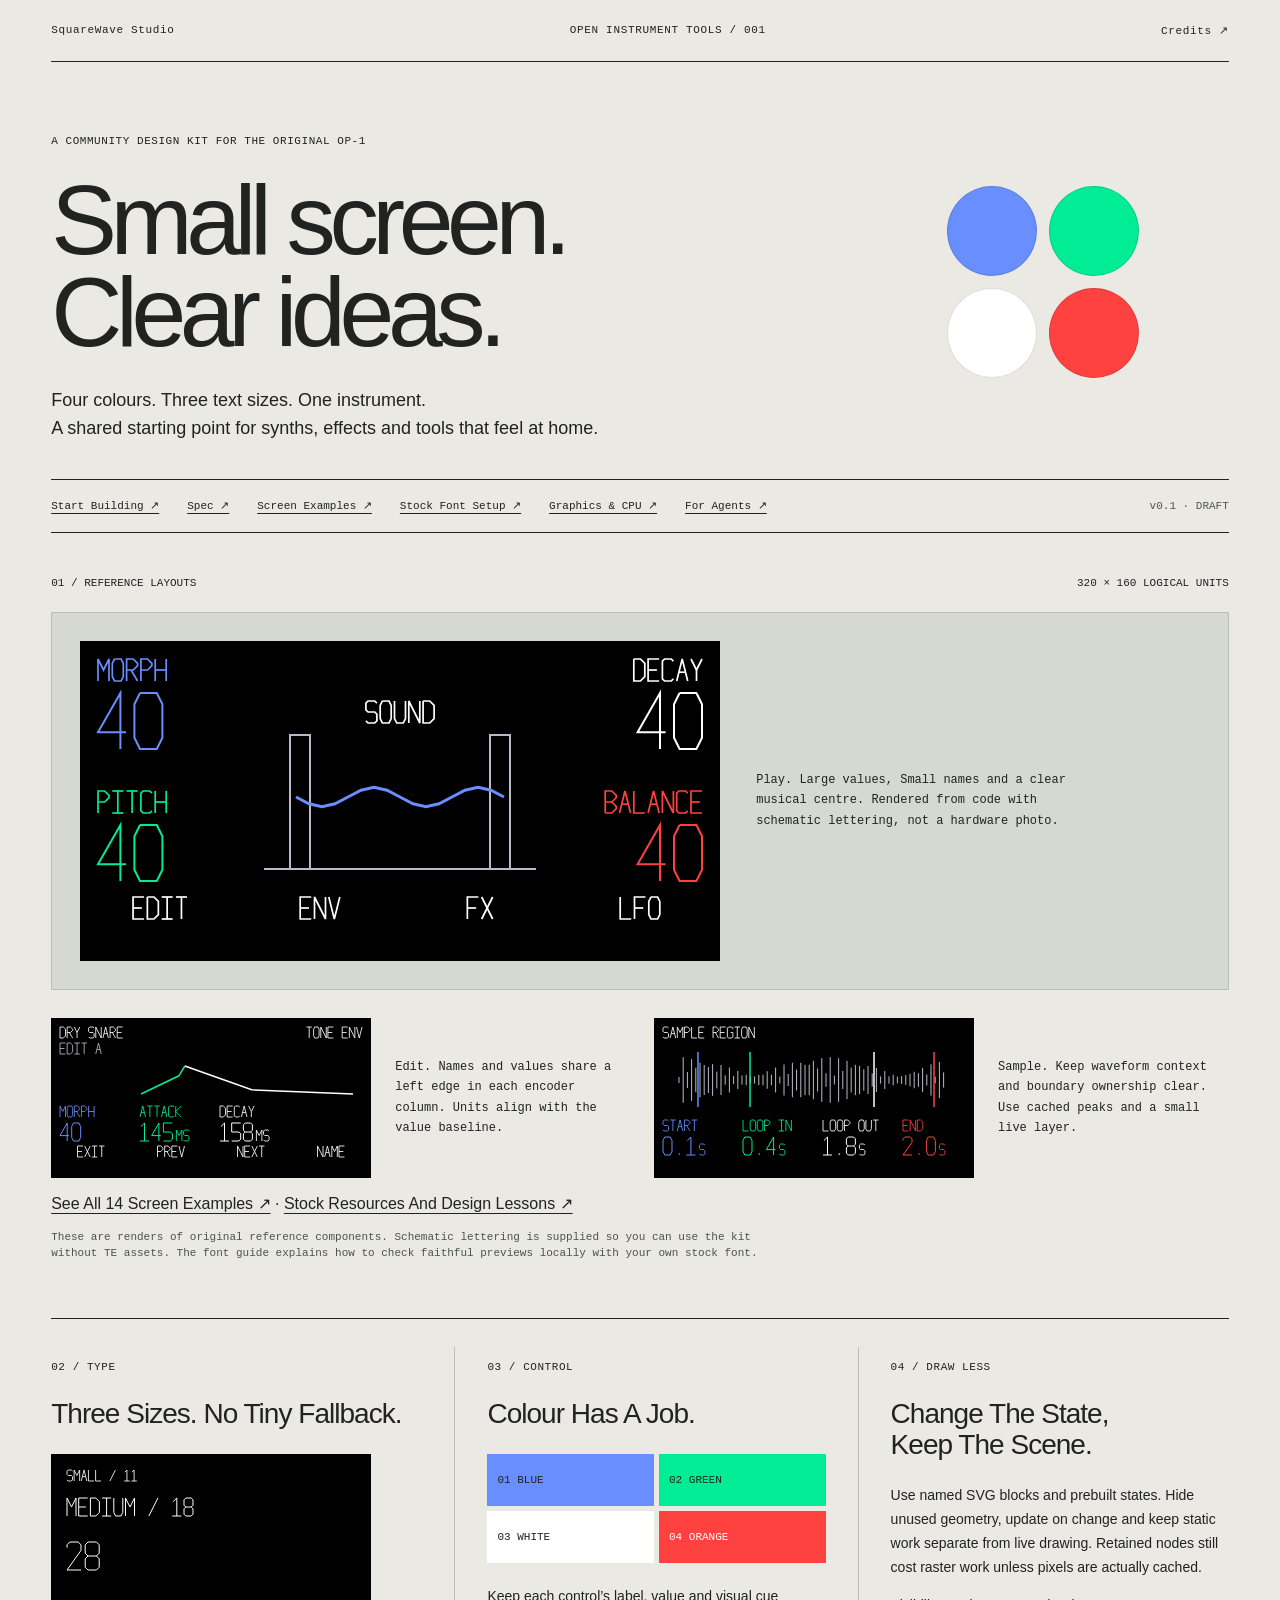
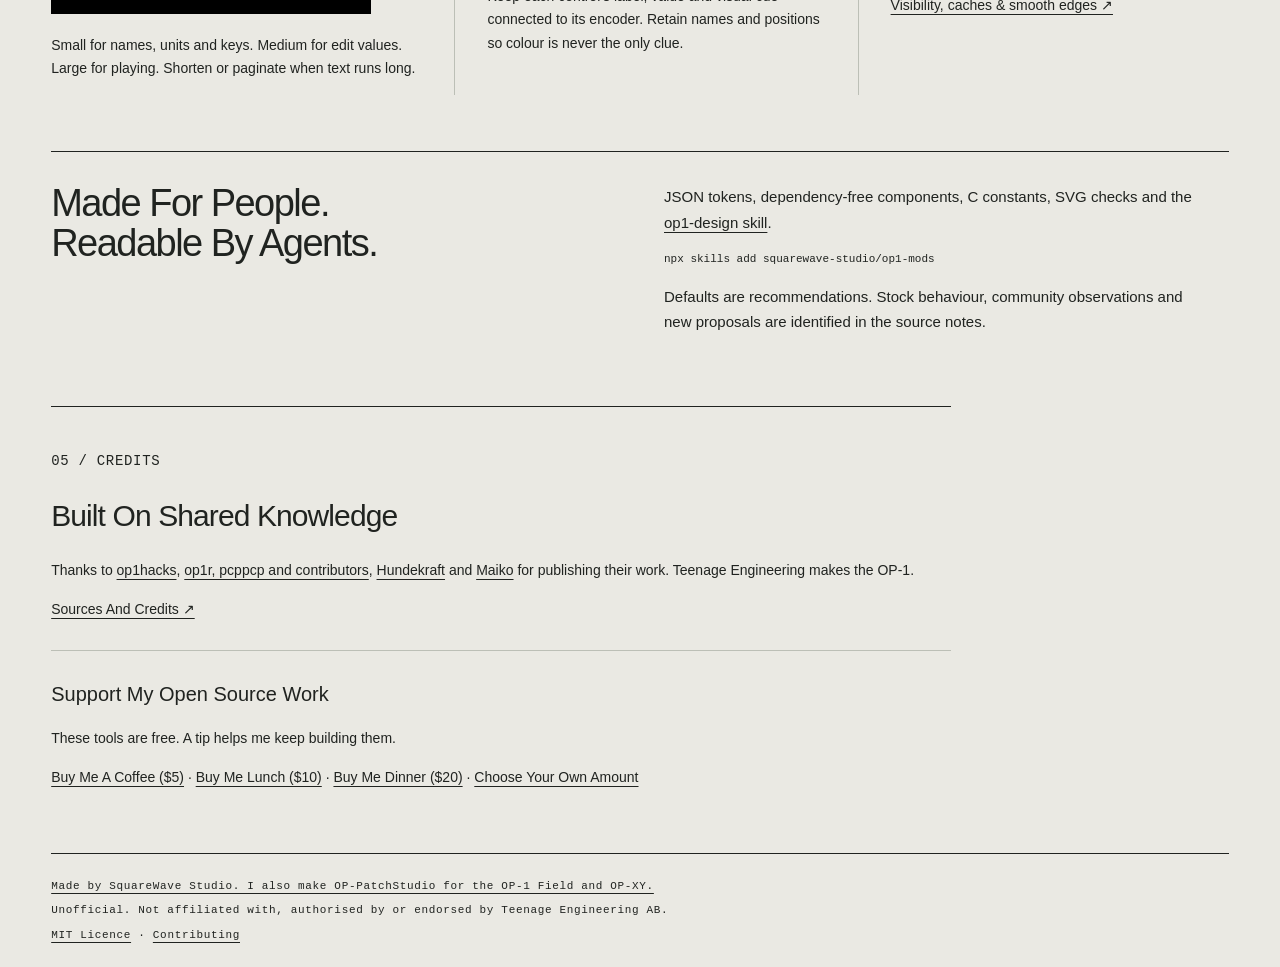
<file: op1-ui/index.html>
<!doctype html>
<html lang="en">
<head>
<meta charset="utf-8"><meta name="viewport" content="width=device-width,initial-scale=1">
<title>OP-1 Design Kit · SquareWave Studio</title>
<meta name="description" content="A draft design kit for original OP-1 screens. Three text sizes, four encoder colours, stock font loading and practical SVG guidance.">
<meta property="og:title" content="OP-1 Design Kit · SquareWave Studio">
<meta property="og:description" content="Small screen. Clear ideas. Components and guidance for original OP-1 synths, effects and tools.">
<meta property="og:image" content="https://squarewave-studio.github.io/op1-mods/og.png">
<meta property="og:type" content="website">
<link rel="stylesheet" href="preview.css">
</head>
<body>
<header class="masthead"><a href="https://squarewave.studio/?utm_source=op1-design-kit&amp;utm_medium=referral&amp;utm_campaign=op1-design-kit">SquareWave Studio</a><span>OPEN INSTRUMENT TOOLS / 001</span><a href="#credits">Credits ↗</a></header>
<main>
<section class="intro"><div><p class="eyebrow">A COMMUNITY DESIGN KIT FOR THE ORIGINAL OP-1</p><h1>Small screen.<br>Clear ideas.</h1><p class="lede">Four colours. Three text sizes. One instrument.<br>A shared starting point for synths, effects and tools that feel at home.</p></div><div class="mark" aria-label="Blue, green, white, orange encoder order"><i></i><i></i><i></i><i></i></div></section>
<nav class="links"><a href="start.html">Start Building ↗</a><a href="spec.html">Spec ↗</a><a href="examples.html">Screen Examples ↗</a><a href="fonts.html">Stock Font Setup ↗</a><a href="graphics.html">Graphics &amp; CPU ↗</a><a href="agents.html">For Agents ↗</a><span>v0.1 · DRAFT</span></nav>
<section class="reference-screens"><div class="section-label"><span>01 / REFERENCE LAYOUTS</span><span>320 × 160 LOGICAL UNITS</span></div>
<figure class="primary-reference"><img src="examples/play.svg" width="640" height="320" alt="Play layout: Blue and Green at the left, White and Orange aligned to the right edge"><figcaption>Play. Large values, Small names and a clear musical centre. Rendered from code with schematic lettering, not a hardware photo.</figcaption></figure>
<div class="secondary-references"><figure><img src="examples/editor.svg" width="320" height="160" alt="Editor layout with Small parameter names and Medium values in stable encoder columns"><figcaption>Edit. Names and values share a left edge in each encoder column. Units align with the value baseline.</figcaption></figure><figure><img src="examples/sampler.svg" width="320" height="160" alt="Original sample region example with four coloured boundaries and baseline-aligned time values"><figcaption>Sample. Keep waveform context and boundary ownership clear. Use cached peaks and a small live layer.</figcaption></figure></div>
<p><a href="examples.html">See All 14 Screen Examples ↗</a> · <a href="stock.html">Stock Resources And Design Lessons ↗</a></p><p class="caption">These are renders of original reference components. Schematic lettering is supplied so you can use the kit without TE assets. The font guide explains how to check faithful previews locally with your own stock font.</p></section>
<section class="principles"><article><p class="eyebrow">02 / TYPE</p><h2>Three Sizes. No Tiny Fallback.</h2><div id="type-specimen"><img src="examples/type-scale.svg" width="320" height="160" alt="Small 11, Medium 18 and Large 28 nominal text roles"></div><p>Small for names, units and keys. Medium for edit values. Large for playing. Shorten or paginate when text runs long.</p></article><article><p class="eyebrow">03 / CONTROL</p><h2>Colour Has A Job.</h2><div class="swatches"><span>01 BLUE</span><span>02 GREEN</span><span>03 WHITE</span><span>04 ORANGE</span></div><p>Keep each control’s label, value and visual cue connected to its encoder. Retain names and positions so colour is never the only clue.</p></article><article><p class="eyebrow">04 / DRAW LESS</p><h2>Change The State,<br>Keep The Scene.</h2><p>Use named SVG blocks and prebuilt states. Hide unused geometry, update on change and keep static work separate from live drawing. Retained nodes still cost raster work unless pixels are actually cached.</p><a href="graphics.html">Visibility, caches & smooth edges ↗</a></article></section>
<section class="closing"><p>Made For People.<br>Readable By Agents.</p><div><p>JSON tokens, dependency-free components, C constants, SVG checks and the <a href="agents.html">op1-design skill</a>.</p><pre>npx skills add squarewave-studio/op1-mods</pre><p>Defaults are recommendations. Stock behaviour, community observations and new proposals are identified in the source notes.</p></div></section>
<section id="credits" class="credits"><p class="eyebrow">05 / CREDITS</p><h2>Built On Shared Knowledge</h2><p>Thanks to <a href="https://github.com/op1hacks">op1hacks</a>, <a href="https://github.com/pcppcp/op1r-src">op1r, pcppcp and contributors</a>, <a href="https://hundekraft.github.io/op1-workshop/">Hundekraft</a> and <a href="https://maikopruett.com/op-1">Maiko</a> for publishing their work. Teenage Engineering makes the OP-1.</p><p><a href="credits.html">Sources And Credits ↗</a></p><section class="support"><h3>Support My Open Source Work</h3><p>These tools are free. A tip helps me keep building them.</p><p><a href="https://buy.squarewave.studio/checkout/buy/880667af-df68-45e1-b8e5-e36c2b5de26e">Buy Me A Coffee ($5)</a> · <a href="https://buy.squarewave.studio/checkout/buy/eeb321a3-dea8-486d-9ef7-0794584feb9c">Buy Me Lunch ($10)</a> · <a href="https://buy.squarewave.studio/checkout/buy/edba5162-42c0-4c27-bc95-f41096c2451d">Buy Me Dinner ($20)</a> · <a href="https://buy.squarewave.studio/checkout/buy/59446300-c1a9-43d5-90ce-6b4c9f4252c7">Choose Your Own Amount</a></p></section></section>
</main><footer><p><a href="https://squarewave.studio/op-patchstudio?utm_source=op1-design-kit&amp;utm_medium=referral&amp;utm_campaign=op1-design-kit">Made by SquareWave Studio. I also make OP-PatchStudio for the OP-1 Field and OP-XY.</a></p><p>Unofficial. Not affiliated with, authorised by or endorsed by Teenage Engineering AB.</p><p><a href="licence.html">MIT Licence</a> · <a href="contributing.html">Contributing</a></p></footer>

</body></html>
</file>
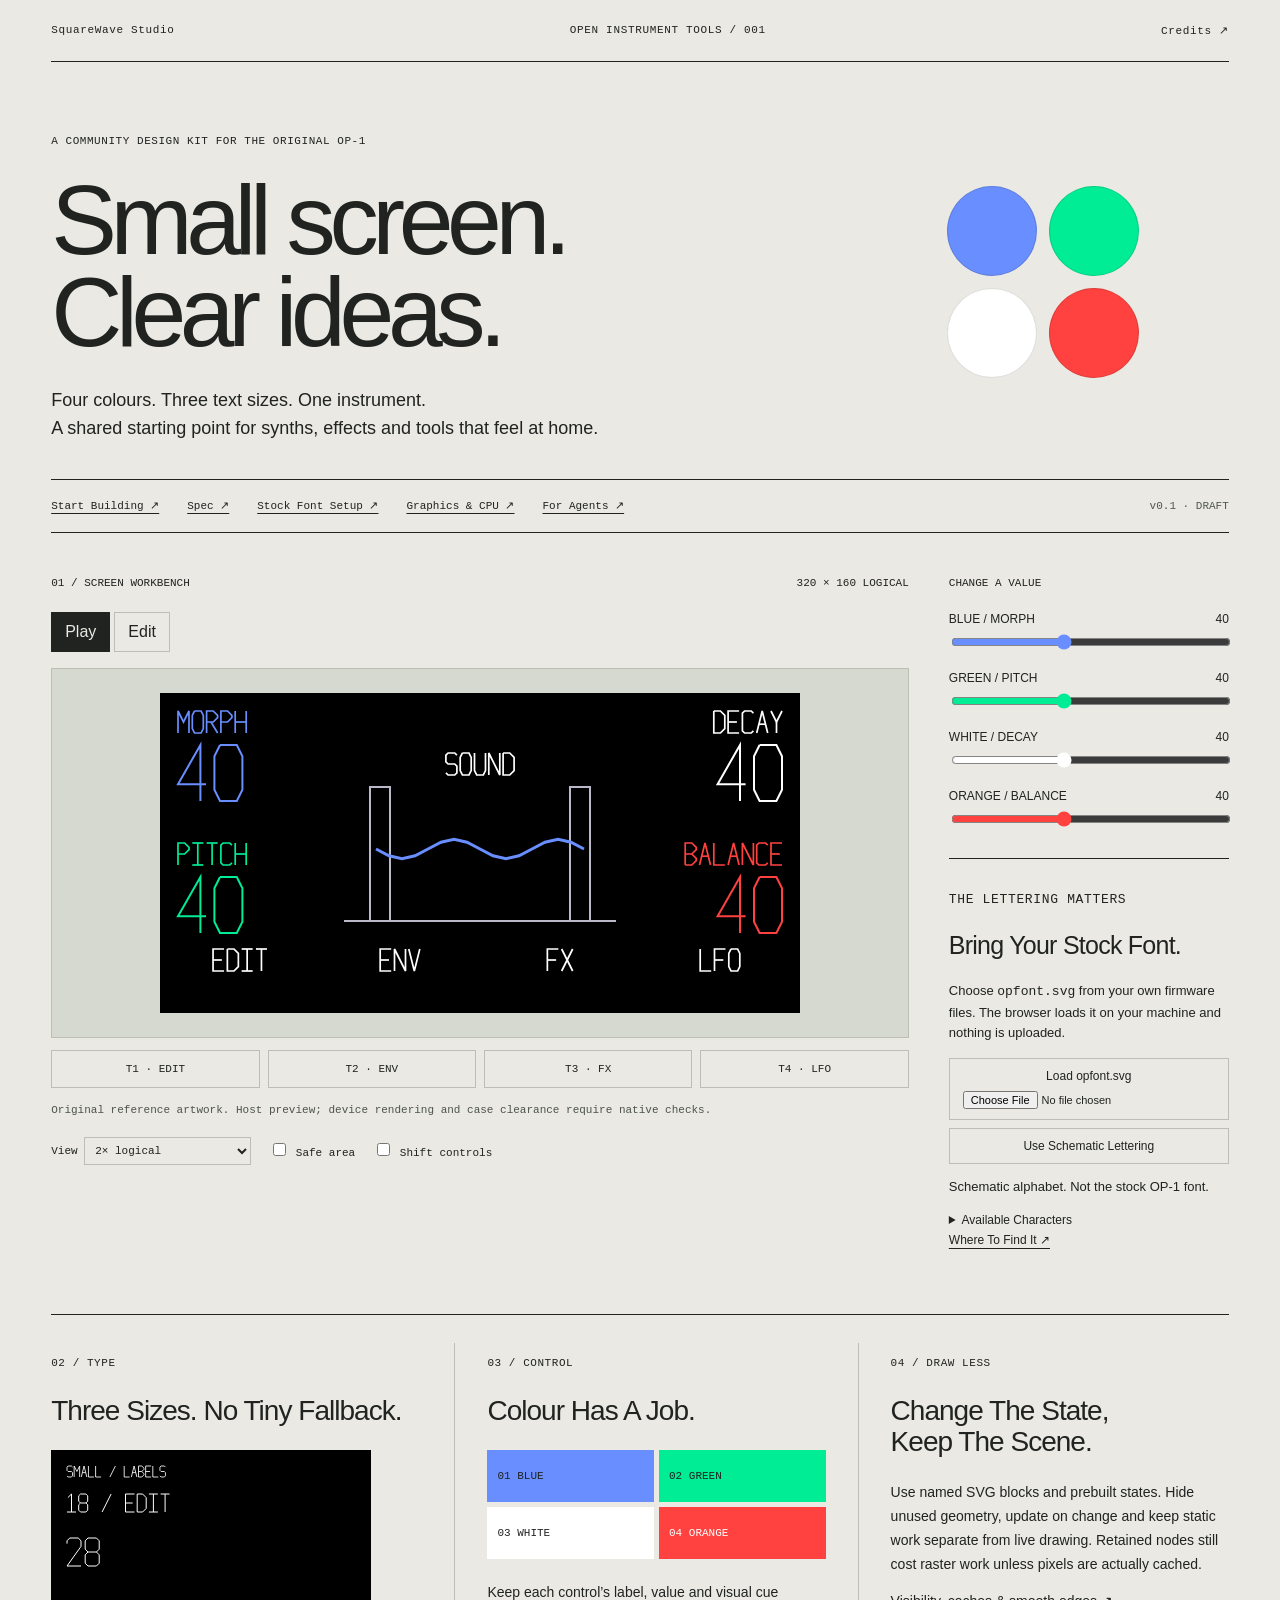
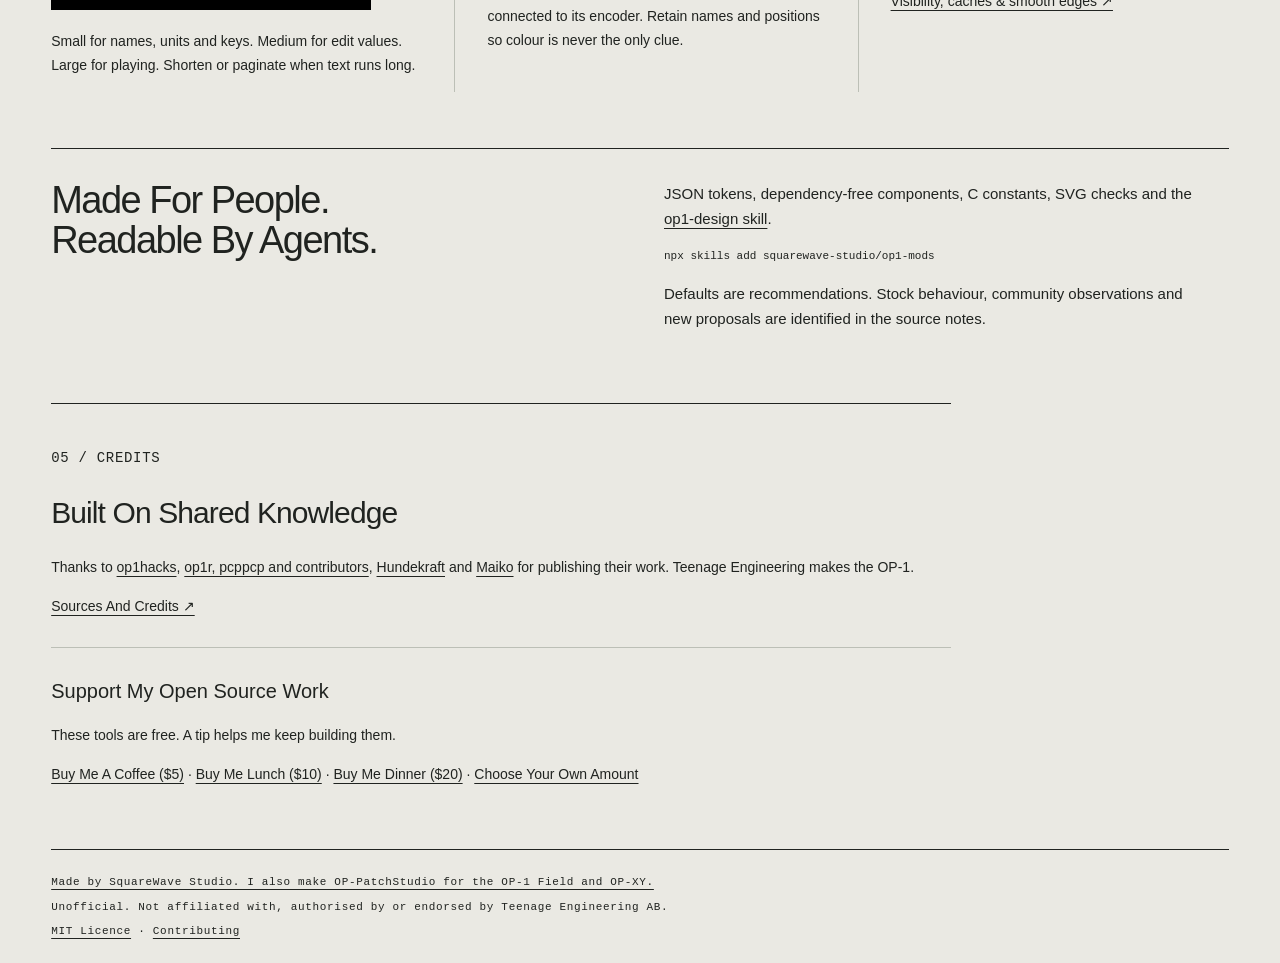
<file: op1-ui/workbench.html>
<!doctype html>
<html lang="en">
<head>
<meta charset="utf-8"><meta name="viewport" content="width=device-width,initial-scale=1">
<title>OP-1 Design Kit · SquareWave Studio</title>
<meta name="description" content="A draft design kit for original OP-1 screens. Three text sizes, four encoder colours, stock font loading and practical SVG guidance.">
<meta property="og:title" content="OP-1 Design Kit · SquareWave Studio">
<meta property="og:description" content="Small screen. Clear ideas. Components and guidance for original OP-1 synths, effects and tools.">
<meta property="og:image" content="https://squarewave-studio.github.io/op1-mods/og.png">
<meta property="og:type" content="website">
<link rel="stylesheet" href="preview.css">
</head>
<body>
<header class="masthead"><a href="https://squarewave.studio/?utm_source=op1-design-kit&amp;utm_medium=referral&amp;utm_campaign=op1-design-kit">SquareWave Studio</a><span>OPEN INSTRUMENT TOOLS / 001</span><a href="#credits">Credits ↗</a></header>
<main>
<section class="intro"><div><p class="eyebrow">A COMMUNITY DESIGN KIT FOR THE ORIGINAL OP-1</p><h1>Small screen.<br>Clear ideas.</h1><p class="lede">Four colours. Three text sizes. One instrument.<br>A shared starting point for synths, effects and tools that feel at home.</p></div><div class="mark" aria-label="Blue, green, white, orange encoder order"><i></i><i></i><i></i><i></i></div></section>
<nav class="links"><a href="start.html">Start Building ↗</a><a href="spec.html">Spec ↗</a><a href="docs/FONTS.md">Stock Font Setup ↗</a><a href="docs/GRAPHICS.md">Graphics &amp; CPU ↗</a><a href="agents.html">For Agents ↗</a><span>v0.1 · DRAFT</span></nav>
<section class="workbench">
<div class="screen-column"><div class="section-label"><span>01 / SCREEN WORKBENCH</span><span id="dimensions">320 × 160 LOGICAL</span></div>
<div class="tabs" role="group" aria-label="Reference layout"><button data-view="play" aria-pressed="true">Play</button><button data-view="editor" aria-pressed="false">Edit</button></div>
<div class="screen-well"><div id="screen" role="img" aria-label="OP-1 reference screen"></div></div>
<div class="tkeys" aria-label="Simulated T keys"><button id="key1">T1 · EDIT</button><button id="key2">T2 · ENV</button><button id="key3">T3 · FX</button><button id="key4">T4 · LFO</button></div>
<p class="caption" id="screen-caption">Original reference artwork. Host preview; device rendering and case clearance require native checks.</p>
<div class="view-options"><label>View <select id="zoom"><option value="1">1× logical</option><option value="2" selected>2× logical</option><option value="1.25">400 × 200 comparison</option></select></label><label><input type="checkbox" id="guides"> Safe area</label><label><input type="checkbox" id="shift"> Shift controls</label></div>
<p id="validation" role="status"></p></div>
<aside class="controls"><p class="section-label">CHANGE A VALUE</p><div id="sliders"></div>

<div class="font-panel"><p class="eyebrow">THE LETTERING MATTERS</p><h2>Bring Your Stock Font.</h2><p>Choose <code>opfont.svg</code> from your own firmware files. The browser loads it on your machine and nothing is uploaded.</p><label class="file-label">Load opfont.svg<input type="file" id="font-file" accept=".svg,image/svg+xml"></label><button id="clear-font">Use Schematic Lettering</button><p id="font-status" role="status">Schematic alphabet. Not the stock OP-1 font.</p><details><summary>Available Characters</summary><pre id="glyphs">Load a stock font to inspect its inventory.</pre></details><a href="docs/FONTS.md">Where To Find It ↗</a></div></aside>
</section>
<section class="principles"><article><p class="eyebrow">02 / TYPE</p><h2>Three Sizes. No Tiny Fallback.</h2><div id="type-specimen"></div><p>Small for names, units and keys. Medium for edit values. Large for playing. Shorten or paginate when text runs long.</p></article><article><p class="eyebrow">03 / CONTROL</p><h2>Colour Has A Job.</h2><div class="swatches"><span>01 BLUE</span><span>02 GREEN</span><span>03 WHITE</span><span>04 ORANGE</span></div><p>Keep each control’s label, value and visual cue connected to its encoder. Retain names and positions so colour is never the only clue.</p></article><article><p class="eyebrow">04 / DRAW LESS</p><h2>Change The State,<br>Keep The Scene.</h2><p>Use named SVG blocks and prebuilt states. Hide unused geometry, update on change and keep static work separate from live drawing. Retained nodes still cost raster work unless pixels are actually cached.</p><a href="docs/GRAPHICS.md">Visibility, caches & smooth edges ↗</a></article></section>
<section class="closing"><p>Made For People.<br>Readable By Agents.</p><div><p>JSON tokens, dependency-free components, C constants, SVG checks and the <a href="agents.html">op1-design skill</a>.</p><pre>npx skills add squarewave-studio/op1-mods</pre><p>Defaults are recommendations. Stock behaviour, community observations and new proposals are identified in the source notes.</p></div></section>
<section id="credits" class="credits"><p class="eyebrow">05 / CREDITS</p><h2>Built On Shared Knowledge</h2><p>Thanks to <a href="https://github.com/op1hacks">op1hacks</a>, <a href="https://github.com/pcppcp/op1r-src">op1r, pcppcp and contributors</a>, <a href="https://hundekraft.github.io/op1-workshop/">Hundekraft</a> and <a href="https://maikopruett.com/op-1">Maiko</a> for publishing their work. Teenage Engineering makes the OP-1.</p><p><a href="credits.html">Sources And Credits ↗</a></p><section class="support"><h3>Support My Open Source Work</h3><p>These tools are free. A tip helps me keep building them.</p><p><a href="https://buy.squarewave.studio/checkout/buy/880667af-df68-45e1-b8e5-e36c2b5de26e">Buy Me A Coffee ($5)</a> · <a href="https://buy.squarewave.studio/checkout/buy/eeb321a3-dea8-486d-9ef7-0794584feb9c">Buy Me Lunch ($10)</a> · <a href="https://buy.squarewave.studio/checkout/buy/edba5162-42c0-4c27-bc95-f41096c2451d">Buy Me Dinner ($20)</a> · <a href="https://buy.squarewave.studio/checkout/buy/59446300-c1a9-43d5-90ce-6b4c9f4252c7">Choose Your Own Amount</a></p></section></section>
</main><footer><p><a href="https://squarewave.studio/op-patchstudio?utm_source=op1-design-kit&amp;utm_medium=referral&amp;utm_campaign=op1-design-kit">Made by SquareWave Studio. I also make OP-PatchStudio for the OP-1 Field and OP-XY.</a></p><p>Unofficial. Not affiliated with, authorised by or endorsed by Teenage Engineering AB.</p><p><a href="licence.html">MIT Licence</a> · <a href="contributing.html">Contributing</a></p></footer>
<script type="module" src="preview.mjs"></script>
</body></html>
</file>
<file: op1-ui/preview.css>
:root{--paper:#eae9e3;--ink:#202320;--line:#bcbfb6;--blue:#698eff;--green:#00ed95;--white:#ffffff;--orange:#ff423f;font-family:Helvetica,Arial,sans-serif;color:var(--ink);background:var(--paper)}*{box-sizing:border-box}body{margin:0}a{color:inherit;text-underline-offset:4px}button,select,input{font:inherit}button,select,.file-label{border:1px solid var(--line);background:transparent;padding:10px 13px;border-radius:0;color:inherit}button,.file-label{cursor:pointer}button:hover,.file-label:hover{background:#d9dcd3}button:focus-visible,a:focus-visible,input:focus-visible,select:focus-visible{outline:2px solid #264cbf;outline-offset:4px}.masthead,footer{display:flex;justify-content:space-between;gap:20px;margin:0 4vw;padding:24px 0;font:11px 'Courier New',monospace;letter-spacing:.06em}.masthead{border-bottom:1px solid var(--ink)}.masthead a{text-decoration:none}main{max-width:1440px;margin:auto;padding:0 4vw}.intro{display:flex;justify-content:space-between;align-items:center;padding:60px 0 36px;gap:36px}.eyebrow,.section-label,.links,.caption,.view-options,.tkeys,footer{font:11px 'Courier New',monospace;line-height:1.5}.eyebrow{letter-spacing:.05em}h1{font-size:clamp(60px,7.7vw,116px);font-weight:400;letter-spacing:-.065em;line-height:.94;margin:24px 0 28px}.lede{font-size:18px;line-height:1.55;margin-bottom:0;max-width:650px}.mark{display:grid;grid-template-columns:repeat(2,90px);gap:12px;margin-right:7vw}.mark i{width:90px;height:90px;border-radius:50%;display:block;border:1px solid #20232025}.mark i:nth-child(1){background:var(--blue)}.mark i:nth-child(2){background:var(--green)}.mark i:nth-child(3){background:var(--white)}.mark i:nth-child(4){background:var(--orange)}.links{border-top:1px solid var(--ink);border-bottom:1px solid var(--ink);display:flex;gap:28px;padding:18px 0;flex-wrap:wrap}.links span{margin-left:auto;color:#50584e}.workbench{display:grid;grid-template-columns:minmax(0,1fr) 280px;gap:40px;margin:42px 0 64px}.section-label{display:flex;justify-content:space-between;margin:0 0 20px}.tabs{display:flex;gap:4px;margin-bottom:16px}.tabs button[aria-pressed=true]{background:var(--ink);color:var(--paper);border-color:var(--ink)}.screen-well{background:#d6d9cf;min-height:370px;display:flex;align-items:center;justify-content:center;padding:24px 16px;overflow:auto;border:1px solid #bcbfb6}#screen{background:#000;flex-shrink:0;width:640px;height:320px}#screen svg{display:block;width:100%;height:100%;shape-rendering:geometricPrecision}.tkeys{display:grid;grid-template-columns:repeat(4,1fr);gap:8px;margin-top:12px}.caption{color:#4c544a;margin:14px 0 18px;max-width:720px}.view-options{display:flex;align-items:center;gap:18px;flex-wrap:wrap}.view-options select{padding:6px}#validation{font-size:12px;line-height:1.5;color:#85312f}.controls label{display:block;font-size:12px}.slider-label{display:flex;justify-content:space-between;margin:18px 0 6px}.controls input[type=range]{width:100%;accent-color:var(--blue)}.controls .state-label{margin:24px 0}.state-label select{width:100%;margin-top:8px}.font-panel{border-top:1px solid var(--ink);padding-top:18px;margin-top:28px}.font-panel h2{font-size:25px;font-weight:400;letter-spacing:-.03em}.font-panel p{font-size:13px;line-height:1.6}.font-panel a,.font-panel details{font-size:12px;line-height:1.6}.file-label{display:block;margin:14px 0 8px;text-align:center}.file-label input{display:block;max-width:100%;font-size:11px;margin-top:8px}.font-panel button{width:100%;font-size:12px}#font-status{overflow-wrap:anywhere}pre{white-space:pre-wrap;overflow-wrap:anywhere;font-size:11px}.principles{display:grid;grid-template-columns:1fr 1fr 1fr;gap:32px;border-top:1px solid var(--ink);padding-top:28px}.principles h2{font-size:28px;font-weight:400;letter-spacing:-.035em;line-height:1.1}.principles p,.principles a{font-size:14px;line-height:1.7}.principles .eyebrow{font-size:11px}.principles article+article{border-left:1px solid var(--line);padding-left:32px}#type-specimen{background:black;margin:20px 0;max-width:320px}#type-specimen svg{width:100%;display:block}.swatches{display:grid;grid-template-columns:1fr 1fr;gap:5px;font:11px 'Courier New',monospace;margin:22px 0}.swatches span{padding:20px 10px}.swatches span:nth-child(1){background:var(--blue)}.swatches span:nth-child(2){background:var(--green)}.swatches span:nth-child(3){background:var(--white)}.swatches span:nth-child(4){background:var(--orange);color:#fff}.closing{border-top:1px solid var(--ink);margin-top:56px;padding:32px 0 56px;display:grid;grid-template-columns:1fr 1fr;gap:48px}.closing>p{font-size:38px;line-height:1.05;letter-spacing:-.04em;margin:0}.closing div{max-width:540px;font-size:15px;line-height:1.7}.closing div p:first-child{margin-top:0}footer{border-top:1px solid var(--ink)}@media(max-width:1120px){.workbench{grid-template-columns:minmax(0,1fr)}.controls{display:grid;grid-template-columns:1fr 1fr;gap:0 32px}.controls>.section-label{grid-column:1/-1}.font-panel{grid-row:2/4;grid-column:2;margin-top:0}.mark{margin:0}.screen-well{justify-content:center}}@media(max-width:680px){.masthead>span,.masthead>a:last-child{display:none}.intro{padding-top:40px}.mark{grid-template-columns:repeat(2,32px);gap:6px;align-self:flex-end}.mark i{width:32px;height:32px}.lede{font-size:16px}.links{gap:14px}.links span{margin:0}.principles{grid-template-columns:1fr}.principles article+article{border-left:0;border-top:1px solid var(--line);padding:22px 0 0}.controls{display:block}.font-panel{margin-top:24px}.screen-well{justify-content:flex-start;min-height:220px}.closing{grid-template-columns:1fr;gap:20px}footer{flex-direction:column;gap:6px}}
.credits{border-top:1px solid var(--ink);padding:28px 0 48px;max-width:900px}.credits h2{font-size:30px;font-weight:400;letter-spacing:-.03em}.credits p{font-size:14px;line-height:1.8}.credits summary{font-size:14px;cursor:pointer}footer{flex-direction:column;gap:8px}footer p{margin:0}.document{max-width:900px;padding-top:48px;padding-bottom:56px;line-height:1.8}.document h1{font-size:clamp(40px,6vw,70px);line-height:1.05;margin:20px 0 32px;letter-spacing:-.05em}.document h2{font-size:26px;font-weight:400;line-height:1.2;margin-top:44px}.document p,.document li{font-size:16px}.document pre{background:#d9dcd3;padding:18px;overflow:auto;font-size:13px;white-space:pre}.document code{font-size:.9em}.document table{display:block;overflow:auto;border-collapse:collapse;font-size:13px}.document th,.document td{text-align:left;border-bottom:1px solid var(--line);padding:12px;vertical-align:top}.document img{max-width:100%}
.reference-screens{padding:42px 0 56px}.reference-screens figure{margin:0}.primary-reference{background:#d6d9cf;border:1px solid var(--line);padding:28px;display:flex;gap:36px;align-items:center}.primary-reference img{display:block;width:min(100%,640px);height:auto;background:#000}.reference-screens figcaption{font:12px 'Courier New',monospace;line-height:1.7;max-width:340px}.secondary-references{display:grid;grid-template-columns:1fr 1fr;gap:28px;margin-top:28px}.secondary-references figure{display:flex;gap:24px;align-items:center}.secondary-references img{display:block;width:min(60%,320px);height:auto}.reference-screens .caption{margin-bottom:0}#type-specimen img{display:block;max-width:100%;height:auto}@media(max-width:1100px){.primary-reference{display:block}.primary-reference figcaption{margin-top:18px;max-width:640px}.secondary-references figure{display:block}.secondary-references img{width:100%}.secondary-references figcaption{margin-top:12px}}@media(max-width:600px){.primary-reference{padding:16px}.secondary-references{grid-template-columns:1fr}}

.screen-gallery{display:grid;grid-template-columns:repeat(2,minmax(0,1fr));gap:40px 28px;margin-top:36px}.screen-gallery figure{margin:0;padding:0 0 24px;border-bottom:1px solid var(--line)}.screen-gallery img{display:block;width:100%;height:auto;background:#000}.screen-gallery h2{font-size:22px;margin:18px 0 8px}.screen-gallery p{font-size:14px;line-height:1.7;margin:0}.support{border-top:1px solid var(--line);margin-top:28px;padding-top:12px}.support h3{font-size:20px;font-weight:400}@media(max-width:680px){.screen-gallery{grid-template-columns:1fr}}
</file>
